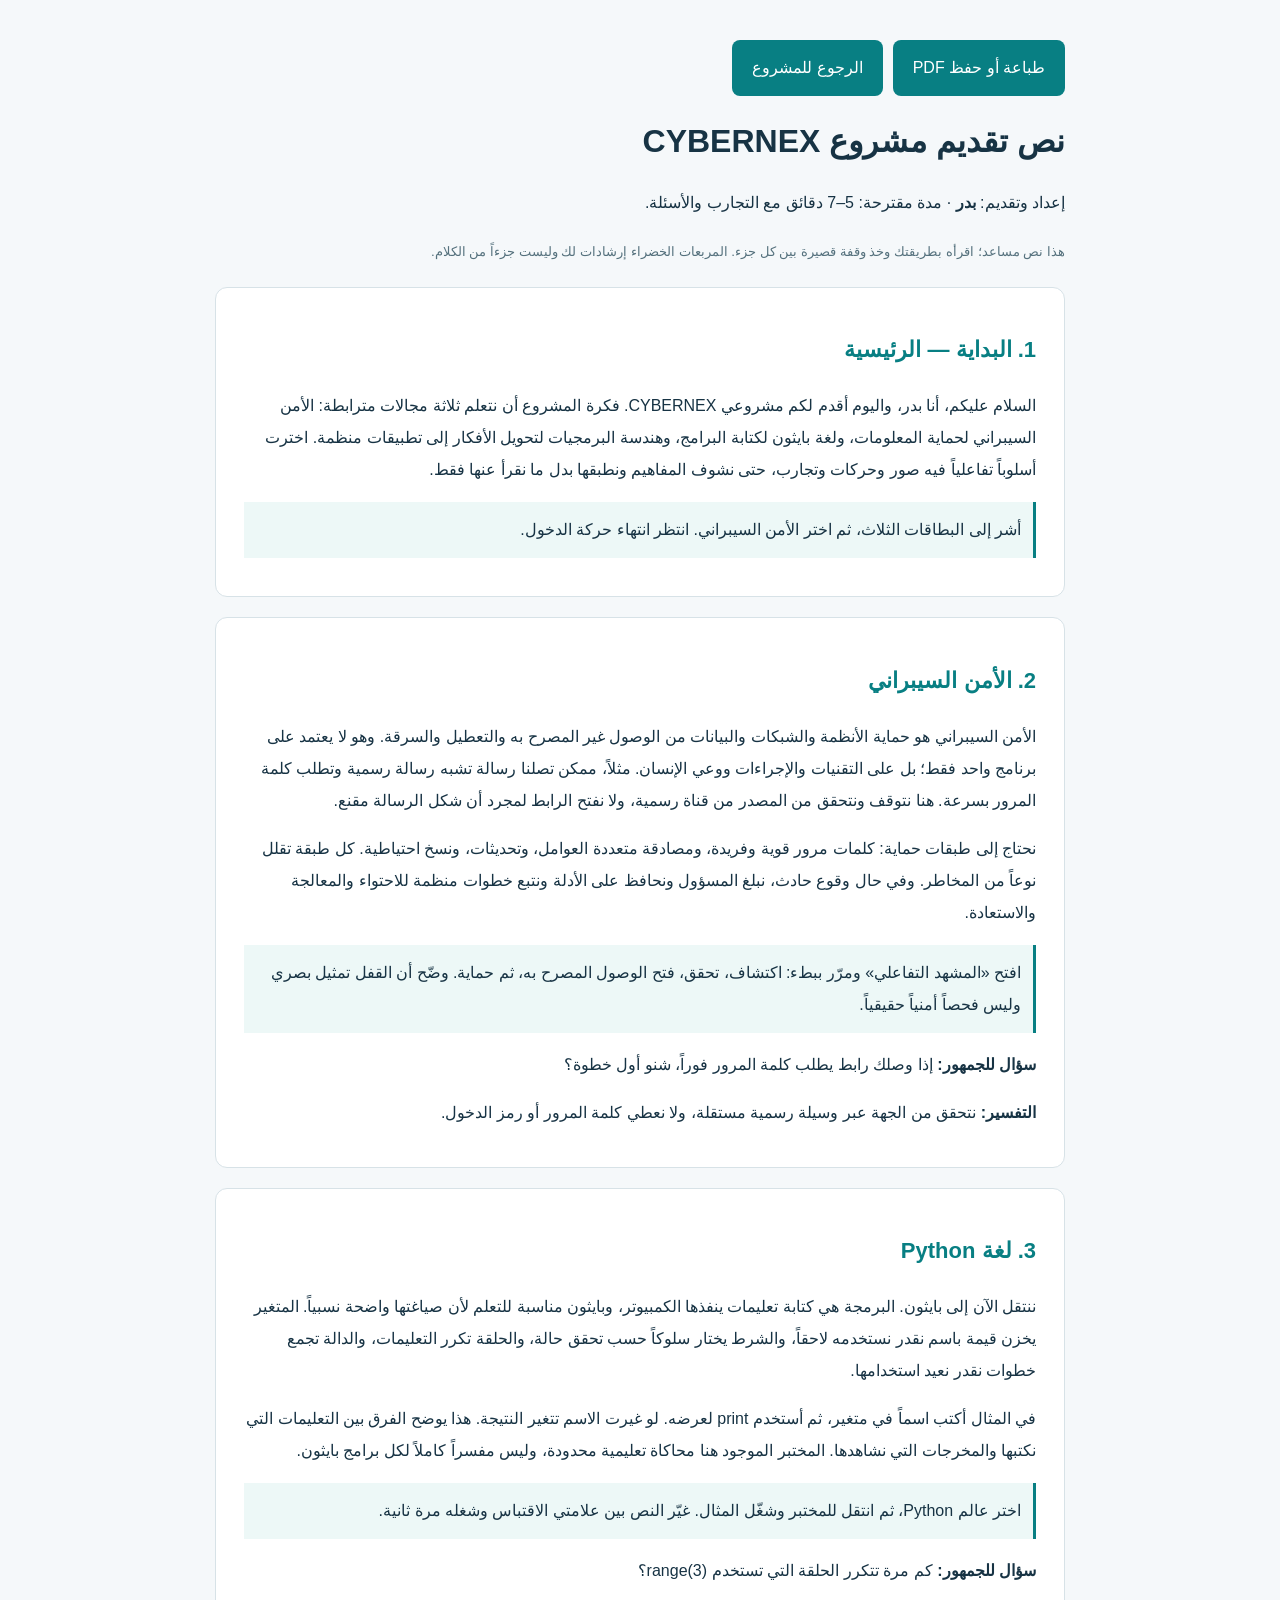
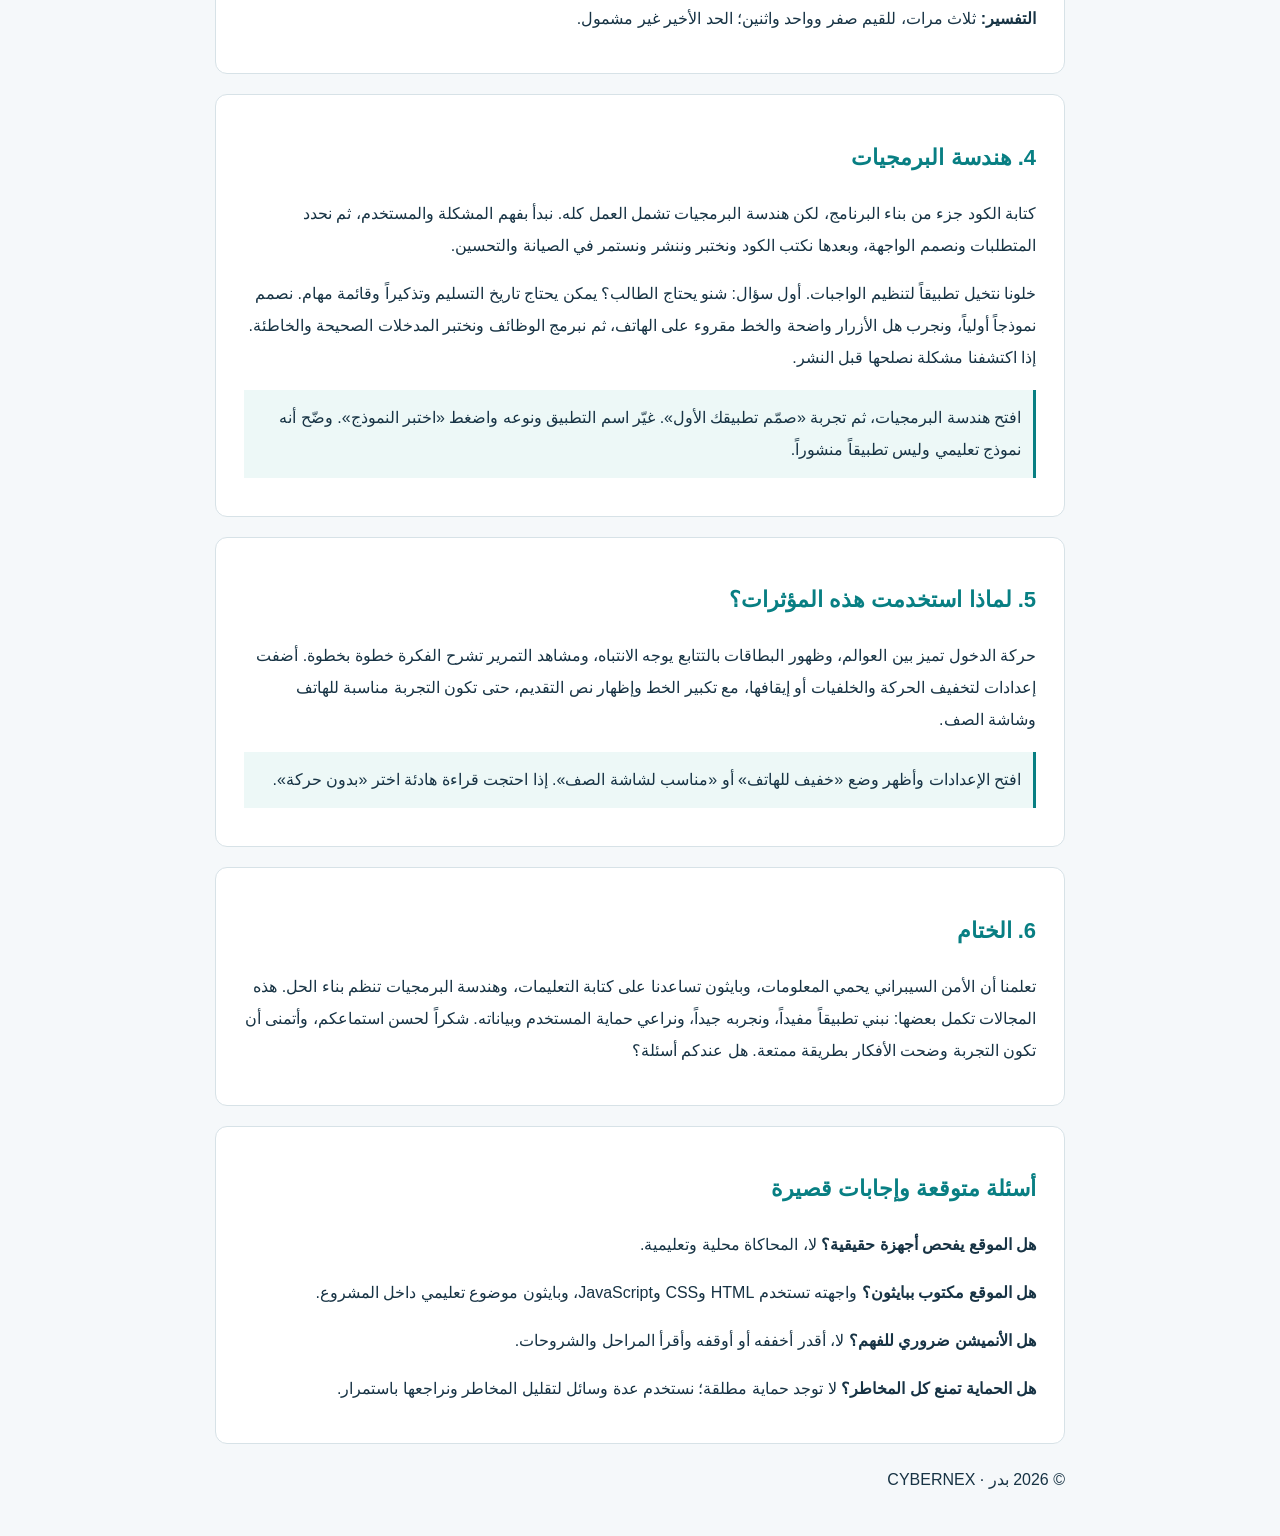
<file: presentation-notes.html>
<!doctype html><html lang="ar" dir="rtl"><meta charset="utf-8"><meta name="viewport" content="width=device-width,initial-scale=1"><title>نص تقديم بدر — CYBERNEX</title><style>body{font-family:Tahoma,Arial,sans-serif;max-width:850px;margin:40px auto;padding:0 24px;color:#173344;line-height:2;background:#f5f8fa}h1{line-height:1.5}h2{font-size:22px;color:#087f83}section{background:white;padding:22px 28px;margin:20px 0;border:1px solid #d7e2e7;border-radius:12px}small{color:#55717d}button,a{display:inline-block;padding:12px 20px;border:0;border-radius:8px;background:#087f83;color:white;text-decoration:none;font:inherit;margin-left:10px;cursor:pointer}.cue{background:#edf8f7;padding:12px;border-right:3px solid #087f83}@media print{body{background:white;margin:0;max-width:none;font-size:12pt;padding:0}nav{display:none}section{border:0;padding:0;break-inside:avoid}h2{break-after:avoid}@page{size:A4;margin:18mm}}</style><nav><button onclick="window.print()">طباعة أو حفظ PDF</button><a href="./index.html">الرجوع للمشروع</a></nav><h1>نص تقديم مشروع CYBERNEX</h1><p>إعداد وتقديم: <strong>بدر</strong> · مدة مقترحة: 5–7 دقائق مع التجارب والأسئلة.</p><small>هذا نص مساعد؛ اقرأه بطريقتك وخذ وقفة قصيرة بين كل جزء. المربعات الخضراء إرشادات لك وليست جزءاً من الكلام.</small>
<section><h2>1. البداية — الرئيسية</h2><p>السلام عليكم، أنا بدر، واليوم أقدم لكم مشروعي CYBERNEX. فكرة المشروع أن نتعلم ثلاثة مجالات مترابطة: الأمن السيبراني لحماية المعلومات، ولغة بايثون لكتابة البرامج، وهندسة البرمجيات لتحويل الأفكار إلى تطبيقات منظمة. اخترت أسلوباً تفاعلياً فيه صور وحركات وتجارب، حتى نشوف المفاهيم ونطبقها بدل ما نقرأ عنها فقط.</p><p class="cue">أشر إلى البطاقات الثلاث، ثم اختر الأمن السيبراني. انتظر انتهاء حركة الدخول.</p></section>
<section><h2>2. الأمن السيبراني</h2><p>الأمن السيبراني هو حماية الأنظمة والشبكات والبيانات من الوصول غير المصرح به والتعطيل والسرقة. وهو لا يعتمد على برنامج واحد فقط؛ بل على التقنيات والإجراءات ووعي الإنسان. مثلاً، ممكن تصلنا رسالة تشبه رسالة رسمية وتطلب كلمة المرور بسرعة. هنا نتوقف ونتحقق من المصدر من قناة رسمية، ولا نفتح الرابط لمجرد أن شكل الرسالة مقنع.</p><p>نحتاج إلى طبقات حماية: كلمات مرور قوية وفريدة، ومصادقة متعددة العوامل، وتحديثات، ونسخ احتياطية. كل طبقة تقلل نوعاً من المخاطر. وفي حال وقوع حادث، نبلغ المسؤول ونحافظ على الأدلة ونتبع خطوات منظمة للاحتواء والمعالجة والاستعادة.</p><p class="cue">افتح «المشهد التفاعلي» ومرّر ببطء: اكتشاف، تحقق، فتح الوصول المصرح به، ثم حماية. وضّح أن القفل تمثيل بصري وليس فحصاً أمنياً حقيقياً.</p><p><strong>سؤال للجمهور:</strong> إذا وصلك رابط يطلب كلمة المرور فوراً، شنو أول خطوة؟</p><p><strong>التفسير:</strong> نتحقق من الجهة عبر وسيلة رسمية مستقلة، ولا نعطي كلمة المرور أو رمز الدخول.</p></section>
<section><h2>3. لغة Python</h2><p>ننتقل الآن إلى بايثون. البرمجة هي كتابة تعليمات ينفذها الكمبيوتر، وبايثون مناسبة للتعلم لأن صياغتها واضحة نسبياً. المتغير يخزن قيمة باسم نقدر نستخدمه لاحقاً، والشرط يختار سلوكاً حسب تحقق حالة، والحلقة تكرر التعليمات، والدالة تجمع خطوات نقدر نعيد استخدامها.</p><p>في المثال أكتب اسماً في متغير، ثم أستخدم print لعرضه. لو غيرت الاسم تتغير النتيجة. هذا يوضح الفرق بين التعليمات التي نكتبها والمخرجات التي نشاهدها. المختبر الموجود هنا محاكاة تعليمية محدودة، وليس مفسراً كاملاً لكل برامج بايثون.</p><p class="cue">اختر عالم Python، ثم انتقل للمختبر وشغّل المثال. غيّر النص بين علامتي الاقتباس وشغله مرة ثانية.</p><p><strong>سؤال للجمهور:</strong> كم مرة تتكرر الحلقة التي تستخدم range(3)؟</p><p><strong>التفسير:</strong> ثلاث مرات، للقيم صفر وواحد واثنين؛ الحد الأخير غير مشمول.</p></section>
<section><h2>4. هندسة البرمجيات</h2><p>كتابة الكود جزء من بناء البرنامج، لكن هندسة البرمجيات تشمل العمل كله. نبدأ بفهم المشكلة والمستخدم، ثم نحدد المتطلبات ونصمم الواجهة، وبعدها نكتب الكود ونختبر وننشر ونستمر في الصيانة والتحسين.</p><p>خلونا نتخيل تطبيقاً لتنظيم الواجبات. أول سؤال: شنو يحتاج الطالب؟ يمكن يحتاج تاريخ التسليم وتذكيراً وقائمة مهام. نصمم نموذجاً أولياً، ونجرب هل الأزرار واضحة والخط مقروء على الهاتف، ثم نبرمج الوظائف ونختبر المدخلات الصحيحة والخاطئة. إذا اكتشفنا مشكلة نصلحها قبل النشر.</p><p class="cue">افتح هندسة البرمجيات، ثم تجربة «صمّم تطبيقك الأول». غيّر اسم التطبيق ونوعه واضغط «اختبر النموذج». وضّح أنه نموذج تعليمي وليس تطبيقاً منشوراً.</p></section>
<section><h2>5. لماذا استخدمت هذه المؤثرات؟</h2><p>حركة الدخول تميز بين العوالم، وظهور البطاقات بالتتابع يوجه الانتباه، ومشاهد التمرير تشرح الفكرة خطوة بخطوة. أضفت إعدادات لتخفيف الحركة والخلفيات أو إيقافها، مع تكبير الخط وإظهار نص التقديم، حتى تكون التجربة مناسبة للهاتف وشاشة الصف.</p><p class="cue">افتح الإعدادات وأظهر وضع «خفيف للهاتف» أو «مناسب لشاشة الصف». إذا احتجت قراءة هادئة اختر «بدون حركة».</p></section>
<section><h2>6. الختام</h2><p>تعلمنا أن الأمن السيبراني يحمي المعلومات، وبايثون تساعدنا على كتابة التعليمات، وهندسة البرمجيات تنظم بناء الحل. هذه المجالات تكمل بعضها: نبني تطبيقاً مفيداً، ونجربه جيداً، ونراعي حماية المستخدم وبياناته. شكراً لحسن استماعكم، وأتمنى أن تكون التجربة وضحت الأفكار بطريقة ممتعة. هل عندكم أسئلة؟</p></section>
<section><h2>أسئلة متوقعة وإجابات قصيرة</h2><p><strong>هل الموقع يفحص أجهزة حقيقية؟</strong> لا، المحاكاة محلية وتعليمية.</p><p><strong>هل الموقع مكتوب ببايثون؟</strong> واجهته تستخدم HTML وCSS وJavaScript، وبايثون موضوع تعليمي داخل المشروع.</p><p><strong>هل الأنميشن ضروري للفهم؟</strong> لا، أقدر أخففه أو أوقفه وأقرأ المراحل والشروحات.</p><p><strong>هل الحماية تمنع كل المخاطر؟</strong> لا توجد حماية مطلقة؛ نستخدم عدة وسائل لتقليل المخاطر ونراجعها باستمرار.</p></section><footer>© 2026 بدر · CYBERNEX</footer></html>
</file>
